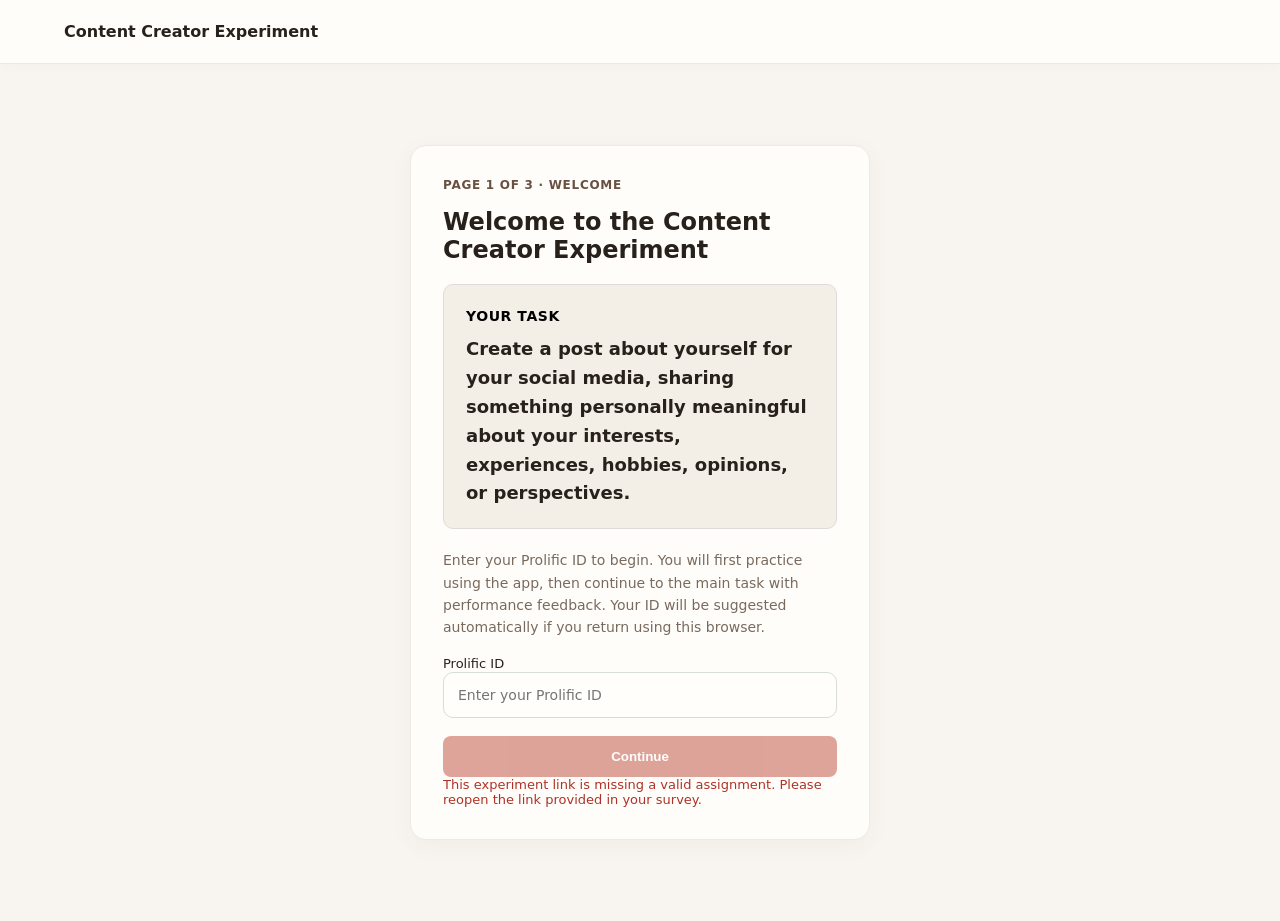
<file: index.html>
<!doctype html><html lang="en"><head><meta charset="UTF-8"><meta name="viewport" content="width=device-width,initial-scale=1"><title>Content Creator Experiment</title><link rel="stylesheet" href="app.css?v=20261112-practice-actions"></head><body><header>Content Creator Experiment</header><div id="gate" class="card gate"><div class="stage-step">PAGE 1 OF 3 · WELCOME</div><h1>Welcome to the Content Creator Experiment</h1><section class="task welcome-task"><b>YOUR TASK</b><div>Create a post about yourself for your social media, sharing something personally meaningful about your interests, experiences, hobbies, opinions, or perspectives.</div></section><p>Enter your Prolific ID to begin. You will first practice using the app, then continue to the main task with performance feedback. Your ID will be suggested automatically if you return using this browser.</p><label for="pid" class="label">Prolific ID</label><input id="pid" class="field" list="priorIds" placeholder="Enter your Prolific ID" autocomplete="off" maxlength="100"><datalist id="priorIds"></datalist><button id="start" class="btn">Continue</button><div id="gateError" class="error" role="alert"></div></div><main id="app" class="wrap hide"><section id="stageIntro" class="stage-intro" tabindex="-1"><div class="stage-step" id="stageStep"></div><h2 id="stageTitle"></h2><p id="stageInstructions"></p></section><div class="grid"><div class="left"><section class="task"><b>YOUR TASK</b><div>Create a post about yourself for your social media, sharing something personally meaningful about your interests, experiences, hobbies, opinions, or perspectives.</div></section><section class="card compose"><div class="guide recommendation" id="recommend"><b>AI RECOMMENDING</b><span id="recommendText">The algorithm recommends that your post contain <strong>at least 80 words</strong> to meet platform writing guidelines.</span></div><h2>Composer</h2><textarea class="field" id="body" placeholder="Write your post here..."></textarea><div class="sub" id="wordCount">0 words</div><div class="label">Hashtags</div><div class="guide restrict" id="restrict"><b>AI RESTRICTING</b><span id="restrictText">Your post must include <strong>at least 5 hashtags</strong> before it can be published.</span></div><input id="hashtagInput" class="field" placeholder="Enter #hashtags..."><div id="publishError" class="error hide" role="alert" aria-live="assertive" style="margin-top:12px;padding:12px;border:1px solid #e2b8b0;border-radius:8px;background:#fff1ed"></div><div class="chips" id="chosen"></div><div class="sub">Suggested hashtags — you can also use your own.</div><div class="chips" id="suggestions"></div><div class="actions"><button class="linkbtn" id="clear">↶ Clear draft</button><button class="btn" id="publish">➤ Publish post</button></div><div class="status" id="saveStatus" role="status"></div><div id="practiceNext" class="practice-next"><p id="practiceNextText">Publish a practice post to unlock the main task.</p><button id="continueMain" class="btn">Continue to the main task</button></div><div id="localSaveError" class="error hide" role="status"></div></section><section class="posts"><h3>◔ Published Posts</h3><div id="feed"></div></section></div><aside class="right"><div class="guide monitor"><b>◉ AI MONITORING</b><span class="pill"><span class="dot" aria-hidden="true"></span>Live Tracking of your content creation process</span><p class="monitor-explanation">The <strong>platform algorithm</strong> is monitoring your post as you write to ensure that it follows platform posting requirements.</p><div class="monitor-requirements"><div><strong>Writing requirement:</strong> <span id="monitorWordCount">0/80 words</span></div><div><strong>Hashtag requirement:</strong> <span id="monitorHashtagCount">0/5 hashtags</span></div></div></div><h2 class="side-title hide" id="feedbackTitle"><span class="spark">✧</span><span id="aiPanelTitle">Algorithmic Feedback</span></h2><div id="aiGuidance"></div><div id="aiFeedback" class="hide" aria-live="polite"></div></aside></div></main><dialog id="wordRecommendationDialog" aria-labelledby="wordRecommendationMessage"><p id="wordRecommendationMessage">Your post is currently under 80 words. The platform recommends posts of at least 80 words. Would you like to continue editing before publishing?</p><form method="dialog" class="actions"><button class="btn" style="background:#5f6368;color:#fff" value="edit" autofocus>Continue Editing</button><button class="btn" value="publish">Publish Anyway</button></form></dialog><dialog id="hashtagDialog" aria-labelledby="hashtagDialogTitle" aria-describedby="hashtagDialogMessage"><h2 id="hashtagDialogTitle">Your post was not published</h2><p id="hashtagDialogMessage"></p><form method="dialog"><button class="btn" autofocus>Add hashtags</button></form></dialog><script src="config.js"></script><script src="valence.js?v=20261120-qualtrics"></script><script src="scoring.js"></script><script src="app.js?v=20261120-neutral-intro"></script></body></html>
</file>
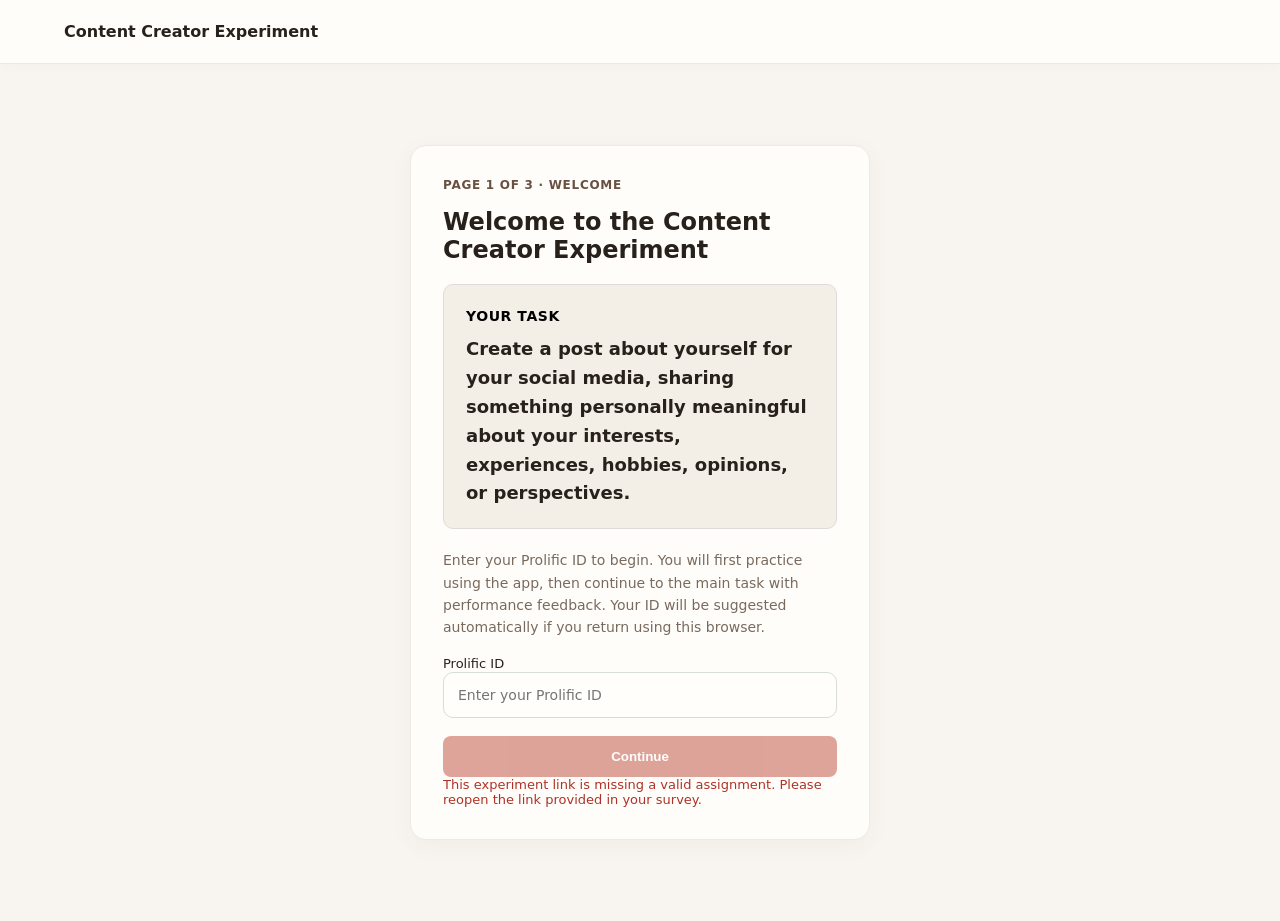
<file: hh/index.html>
<!doctype html><html lang="en"><head><meta charset="UTF-8"><meta name="viewport" content="width=device-width,initial-scale=1"><title>Content Creator Experiment</title><link rel="stylesheet" href="../app.css?v=20261112-practice-actions"></head><body><header>Content Creator Experiment</header><div id="gate" class="card gate"><div class="stage-step">PAGE 1 OF 3 · WELCOME</div><h1>Welcome to the Content Creator Experiment</h1><section class="task welcome-task"><b>YOUR TASK</b><div>Create a post about yourself for your social media, sharing something personally meaningful about your interests, experiences, hobbies, opinions, or perspectives.</div></section><p>Enter your Prolific ID to begin. You will first practice using the app, then continue to the main task with performance feedback. Your ID will be suggested automatically if you return using this browser.</p><label for="pid" class="label">Prolific ID</label><input id="pid" class="field" list="priorIds" placeholder="Enter your Prolific ID" autocomplete="off" maxlength="100"><datalist id="priorIds"></datalist><button id="start" class="btn">Continue</button><div id="gateError" class="error" role="alert"></div></div><main id="app" class="wrap hide"><section id="stageIntro" class="stage-intro" tabindex="-1"><div class="stage-step" id="stageStep"></div><h2 id="stageTitle"></h2><p id="stageInstructions"></p></section><div class="grid"><div class="left"><section class="task"><b>YOUR TASK</b><div>Create a post about yourself for your social media, sharing something personally meaningful about your interests, experiences, hobbies, opinions, or perspectives.</div></section><section class="card compose"><div class="guide recommendation" id="recommend"><b>AI RECOMMENDING</b><span id="recommendText">The algorithm recommends that your post contain <strong>at least 80 words</strong> to meet platform writing guidelines.</span></div><h2>Composer</h2><textarea class="field" id="body" placeholder="Write your post here..."></textarea><div class="sub" id="wordCount">0 words</div><div class="label">Hashtags</div><div class="guide restrict" id="restrict"><b>AI RESTRICTING</b><span id="restrictText">Your post must include <strong>at least 5 hashtags</strong> before it can be published.</span></div><input id="hashtagInput" class="field" placeholder="Enter #hashtags..."><div id="publishError" class="error hide" role="alert" aria-live="assertive" style="margin-top:12px;padding:12px;border:1px solid #e2b8b0;border-radius:8px;background:#fff1ed"></div><div class="chips" id="chosen"></div><div class="sub">Suggested hashtags — you can also use your own.</div><div class="chips" id="suggestions"></div><div class="actions"><button class="linkbtn" id="clear">↶ Clear draft</button><button class="btn" id="publish">➤ Publish post</button></div><div class="status" id="saveStatus" role="status"></div><div id="practiceNext" class="practice-next"><p id="practiceNextText">Publish a practice post to unlock the main task.</p><button id="continueMain" class="btn">Continue to the main task</button></div><div id="localSaveError" class="error hide" role="status"></div></section><section class="posts"><h3>◔ Published Posts</h3><div id="feed"></div></section></div><aside class="right"><div class="guide monitor"><b>◉ AI MONITORING</b><span class="pill"><span class="dot" aria-hidden="true"></span>Live Tracking of your content creation process</span><p class="monitor-explanation">The <strong>platform algorithm</strong> is monitoring your post as you write to ensure that it follows platform posting requirements.</p><div class="monitor-requirements"><div><strong>Writing requirement:</strong> <span id="monitorWordCount">0/80 words</span></div><div><strong>Hashtag requirement:</strong> <span id="monitorHashtagCount">0/5 hashtags</span></div></div></div><h2 class="side-title hide" id="feedbackTitle"><span class="spark">✧</span><span id="aiPanelTitle">Algorithmic Feedback</span></h2><div id="aiGuidance"></div><div id="aiFeedback" class="hide" aria-live="polite"></div></aside></div></main><dialog id="wordRecommendationDialog" aria-labelledby="wordRecommendationMessage"><p id="wordRecommendationMessage">Your post is currently under 80 words. The platform recommends posts of at least 80 words. Would you like to continue editing before publishing?</p><form method="dialog" class="actions"><button class="btn" style="background:#5f6368;color:#fff" value="edit" autofocus>Continue Editing</button><button class="btn" value="publish">Publish Anyway</button></form></dialog><dialog id="hashtagDialog" aria-labelledby="hashtagDialogTitle" aria-describedby="hashtagDialogMessage"><h2 id="hashtagDialogTitle">Your post was not published</h2><p id="hashtagDialogMessage"></p><form method="dialog"><button class="btn" autofocus>Add hashtags</button></form></dialog><script src="config.js"></script><script src="../valence.js?v=20261120-qualtrics"></script><script src="../scoring.js"></script><script src="../app.js?v=20261120-neutral-intro"></script></body></html>
</file>
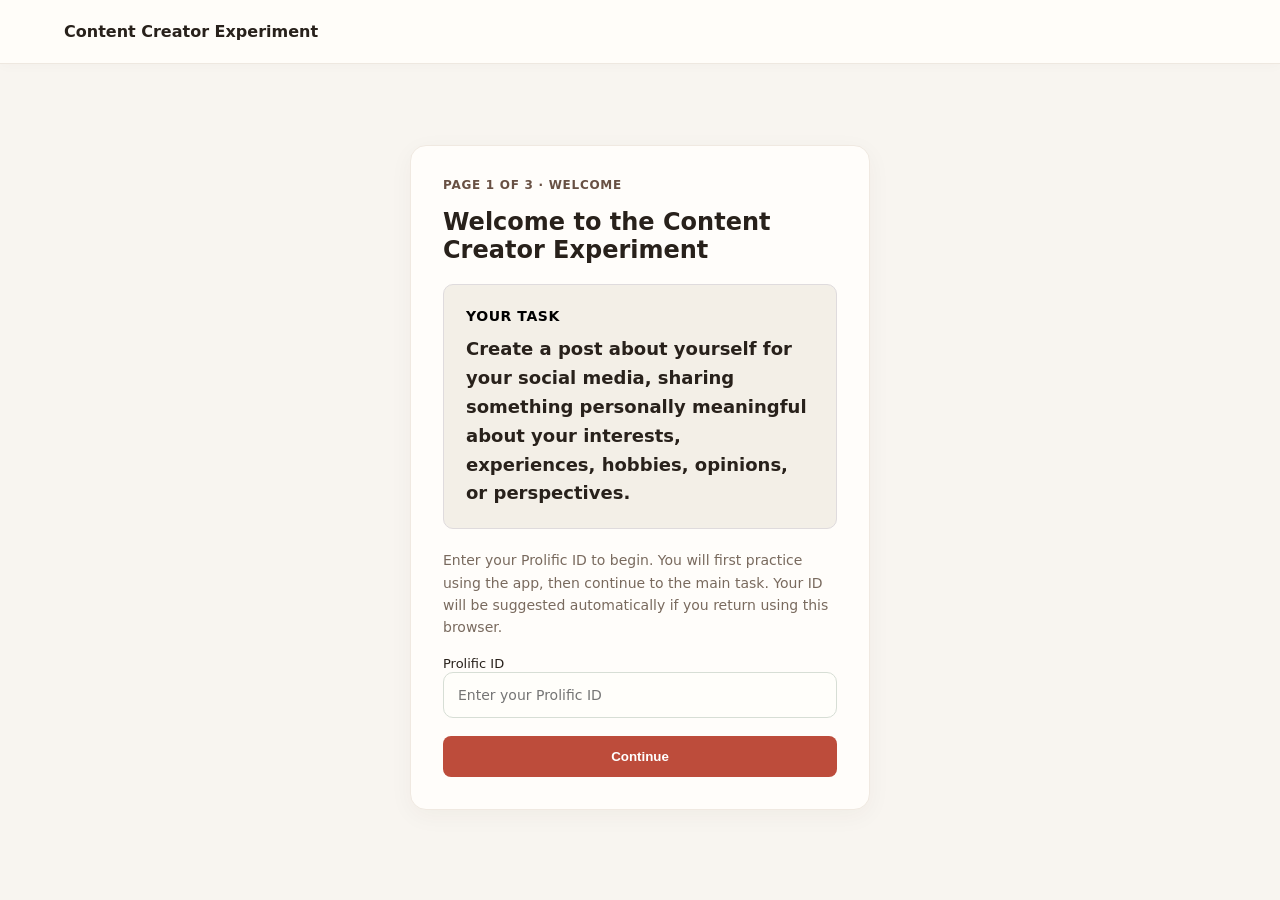
<file: hl/index.html>
<!doctype html><html lang="en"><head><meta charset="UTF-8"><meta name="viewport" content="width=device-width,initial-scale=1"><title>Content Creator Experiment</title><link rel="stylesheet" href="../app.css?v=20261112-practice-actions"></head><body><header>Content Creator Experiment</header><div id="gate" class="card gate"><div class="stage-step">PAGE 1 OF 3 · WELCOME</div><h1>Welcome to the Content Creator Experiment</h1><section class="task welcome-task"><b>YOUR TASK</b><div>Create a post about yourself for your social media, sharing something personally meaningful about your interests, experiences, hobbies, opinions, or perspectives.</div></section><p>Enter your Prolific ID to begin. You will first practice using the app, then continue to the main task. Your ID will be suggested automatically if you return using this browser.</p><label for="pid" class="label">Prolific ID</label><input id="pid" class="field" list="priorIds" placeholder="Enter your Prolific ID" autocomplete="off" maxlength="100"><datalist id="priorIds"></datalist><button id="start" class="btn">Continue</button><div id="gateError" class="error"></div></div><main id="app" class="wrap hide"><section id="stageIntro" class="stage-intro" tabindex="-1"><div class="stage-step" id="stageStep"></div><h2 id="stageTitle"></h2><p id="stageInstructions"></p></section><div class="grid"><div class="left"><section class="task"><b>YOUR TASK</b><div>Create a post about yourself for your social media, sharing something personally meaningful about your interests, experiences, hobbies, opinions, or perspectives.</div></section><section class="card compose"><div class="guide recommendation" id="recommend"><b>AI RECOMMENDING</b><span id="recommendText">The algorithm recommends that your post contain <strong>at least 80 words</strong> to meet platform writing guidelines.</span></div><h2>Composer</h2><textarea class="field" id="body" placeholder="Write your post here..."></textarea><div class="sub" id="wordCount">0 words</div><div class="label">Hashtags</div><div class="guide restrict" id="restrict"><b>AI RESTRICTING</b><span id="restrictText">Your post must include <strong>at least 5 hashtags</strong> before it can be published.</span></div><input id="hashtagInput" class="field" placeholder="Enter #hashtags..."><div id="publishError" class="error hide" role="alert" aria-live="assertive" style="margin-top:12px;padding:12px;border:1px solid #e2b8b0;border-radius:8px;background:#fff1ed"></div><div class="chips" id="chosen"></div><div class="sub">Suggested hashtags — you can also use your own.</div><div class="chips" id="suggestions"></div><div class="actions"><button class="linkbtn" id="clear">↶ Clear draft</button><button class="btn" id="publish">➤ Publish post</button></div><div class="status" id="saveStatus" role="status"></div><div id="practiceNext" class="practice-next"><p id="practiceNextText">Publish a practice post to unlock the main task.</p><button id="continueMain" class="btn">Continue to the main task</button></div><div id="localSaveError" class="error hide" role="status"></div></section><section class="posts"><h3>◔ Published Posts</h3><div id="feed"></div></section></div><aside class="right"><div class="guide monitor"><b>◉ AI MONITORING</b><span class="pill"><span class="dot" aria-hidden="true"></span>Live Tracking of your content creation process</span><p class="monitor-explanation">The <strong>platform algorithm</strong> is monitoring your post as you write to ensure that it follows platform posting requirements.</p><div class="monitor-requirements"><div><strong>Writing requirement:</strong> <span id="monitorWordCount">0/80 words</span></div><div><strong>Hashtag requirement:</strong> <span id="monitorHashtagCount">0/5 hashtags</span></div></div></div><h2 class="side-title hide" id="feedbackTitle"><span class="spark">✧</span><span id="aiPanelTitle">Algorithmic Feedback</span></h2><div id="aiGuidance"></div><div id="aiFeedback" class="hide" aria-live="polite"></div></aside></div></main><dialog id="wordRecommendationDialog" aria-labelledby="wordRecommendationMessage"><p id="wordRecommendationMessage">Your post is currently under 80 words. The platform recommends posts of at least 80 words. Would you like to continue editing before publishing?</p><form method="dialog" class="actions"><button class="btn" style="background:#5f6368;color:#fff" value="edit" autofocus>Continue Editing</button><button class="btn" value="publish">Publish Anyway</button></form></dialog><dialog id="hashtagDialog" aria-labelledby="hashtagDialogTitle" aria-describedby="hashtagDialogMessage"><h2 id="hashtagDialogTitle">Your post was not published</h2><p id="hashtagDialogMessage"></p><form method="dialog"><button class="btn" autofocus>Add hashtags</button></form></dialog><script src="config.js"></script><script src="../scoring.js"></script><script src="../app.js?v=20261120-neutral-intro"></script></body></html>
</file>
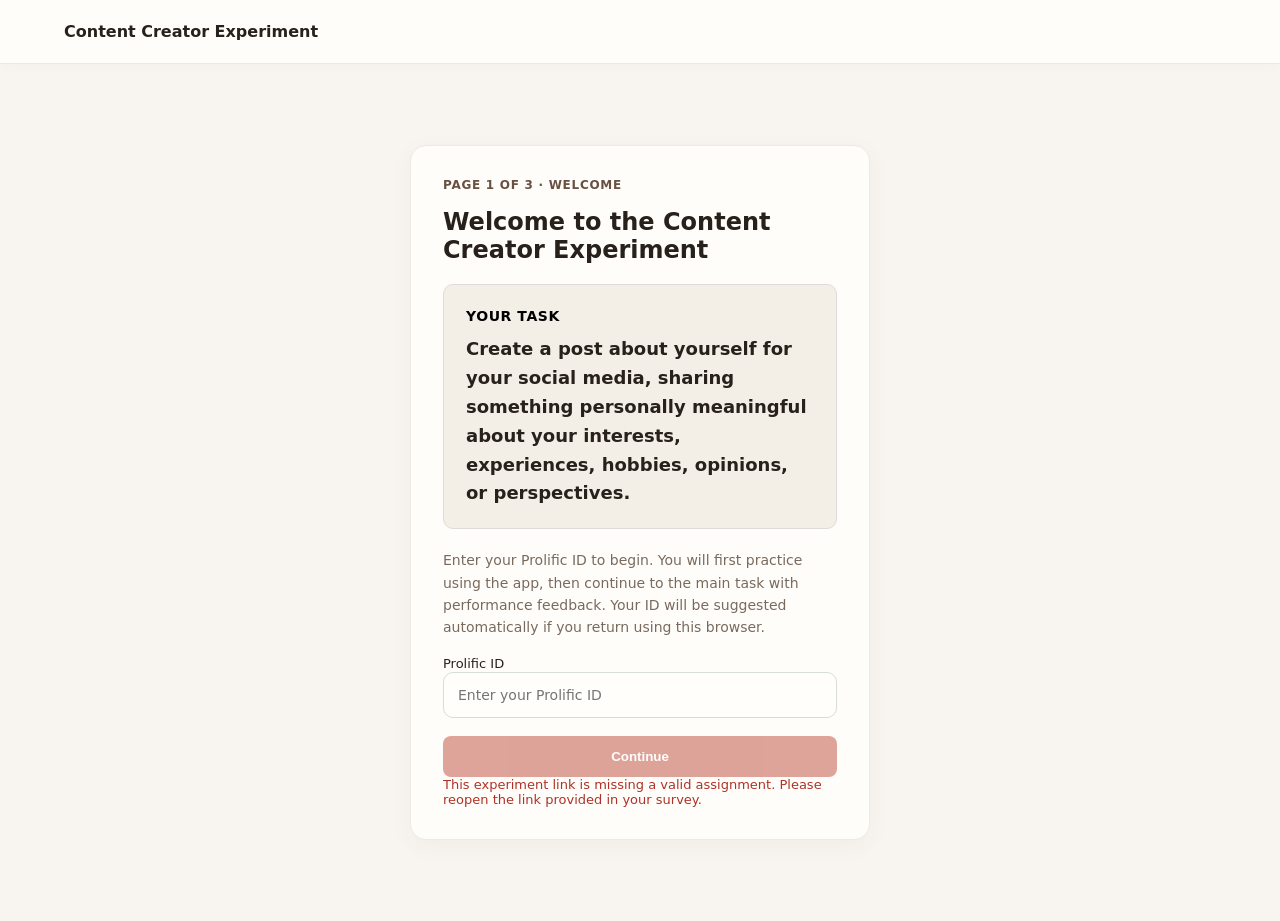
<file: lh/index.html>
<!doctype html><html lang="en"><head><meta charset="UTF-8"><meta name="viewport" content="width=device-width,initial-scale=1"><title>Content Creator Experiment</title><link rel="stylesheet" href="../app.css?v=20261112-practice-actions"><link rel="stylesheet" href="lh.css"></head><body><header>Content Creator Experiment</header><div id="gate" class="card gate"><div class="stage-step">PAGE 1 OF 3 · WELCOME</div><h1>Welcome to the Content Creator Experiment</h1><section class="task welcome-task"><b>YOUR TASK</b><div>Create a post about yourself for your social media, sharing something personally meaningful about your interests, experiences, hobbies, opinions, or perspectives.</div></section><p>Enter your Prolific ID to begin. You will first practice using the app, then continue to the main task with performance feedback. Your ID will be suggested automatically if you return using this browser.</p><label for="pid" class="label">Prolific ID</label><input id="pid" class="field" list="priorIds" placeholder="Enter your Prolific ID" autocomplete="off" maxlength="100"><datalist id="priorIds"></datalist><button id="start" class="btn">Continue</button><div id="gateError" class="error" role="alert"></div></div><main id="app" class="wrap hide"><section id="stageIntro" class="stage-intro" tabindex="-1"><div class="stage-step" id="stageStep"></div><h2 id="stageTitle"></h2><p id="stageInstructions"></p></section><div class="grid"><div class="left"><section class="task"><b>YOUR TASK</b><div>Create a post about yourself for your social media, sharing something personally meaningful about your interests, experiences, hobbies, opinions, or perspectives.</div></section><section class="card compose"><h2>Composer</h2><textarea class="field" id="body" placeholder="Write your post here..."></textarea><div class="label">Hashtags (optional)</div><input id="hashtagInput" class="field" placeholder="Add #hashtags (optional)..."><div class="chips" id="chosen"></div><div class="sub">Suggested hashtags — optional; you can also use your own.</div><div class="chips" id="suggestions"></div><div class="actions"><button class="linkbtn" id="clear">↶ Clear draft</button><button class="btn" id="publish">➤ Publish post</button></div><div class="status" id="saveStatus" role="status"></div><div id="practiceNext" class="practice-next"><p id="practiceNextText">Publish a practice post to unlock the main task.</p><button id="continueMain" class="btn">Continue to the main task</button></div><div id="localSaveError" class="error hide" role="status"></div></section><section class="posts"><h3>◔ Published Posts</h3><div id="feed"></div></section></div><aside class="right"><h2 class="side-title hide" id="feedbackTitle"><span class="spark">✧</span><span id="aiPanelTitle">Algorithmic Feedback</span></h2><div id="aiGuidance"></div><div id="aiFeedback" class="hide" aria-live="polite"></div></aside></div></main><script src="config.js"></script><script src="../valence.js?v=20261120-qualtrics"></script><script src="../scoring.js"></script><script src="app.js?v=20261120-neutral-intro"></script></body></html>
</file>
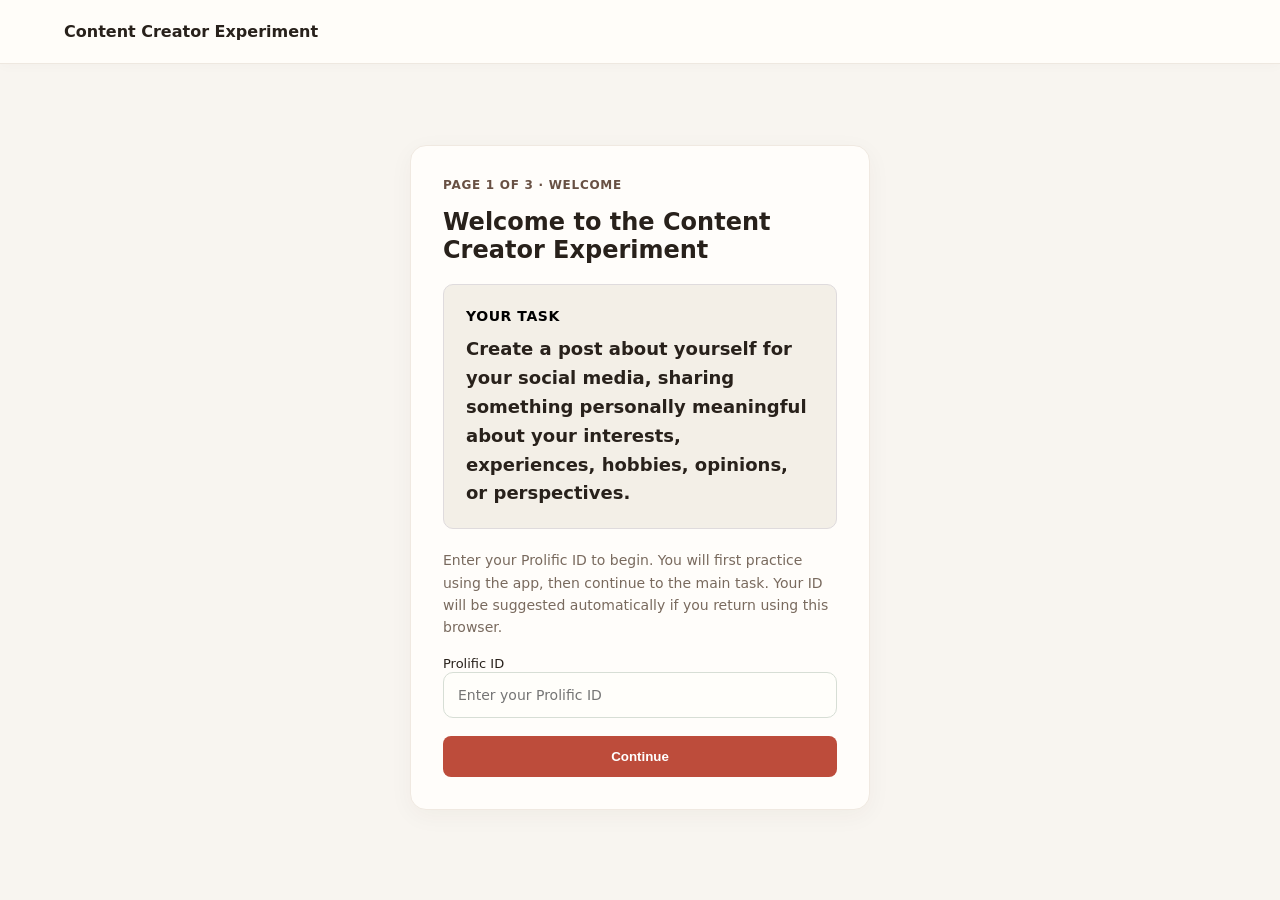
<file: ll/index.html>
<!doctype html><html lang="en"><head><meta charset="UTF-8"><meta name="viewport" content="width=device-width,initial-scale=1"><title>Content Creator Experiment</title><link rel="stylesheet" href="../app.css?v=20261112-practice-actions"><link rel="stylesheet" href="ll.css"></head><body><header>Content Creator Experiment</header><div id="gate" class="card gate"><div class="stage-step">PAGE 1 OF 3 · WELCOME</div><h1>Welcome to the Content Creator Experiment</h1><section class="task welcome-task"><b>YOUR TASK</b><div>Create a post about yourself for your social media, sharing something personally meaningful about your interests, experiences, hobbies, opinions, or perspectives.</div></section><p>Enter your Prolific ID to begin. You will first practice using the app, then continue to the main task. Your ID will be suggested automatically if you return using this browser.</p><label for="pid" class="label">Prolific ID</label><input id="pid" class="field" list="priorIds" placeholder="Enter your Prolific ID" autocomplete="off" maxlength="100"><datalist id="priorIds"></datalist><button id="start" class="btn">Continue</button><div id="gateError" class="error"></div></div><main id="app" class="wrap hide"><section id="stageIntro" class="stage-intro" tabindex="-1"><div class="stage-step" id="stageStep"></div><h2 id="stageTitle"></h2><p id="stageInstructions"></p></section><div class="grid"><div class="left"><section class="task"><b>YOUR TASK</b><div>Create a post about yourself for your social media, sharing something personally meaningful about your interests, experiences, hobbies, opinions, or perspectives.</div></section><section class="card compose"><h2>Composer</h2><textarea class="field" id="body" placeholder="Write your post here..."></textarea><div class="label">Hashtags (optional)</div><input id="hashtagInput" class="field" placeholder="Add #hashtags (optional)..."><div class="chips" id="chosen"></div><div class="sub">Suggested hashtags — optional; you can also use your own.</div><div class="chips" id="suggestions"></div><div class="actions"><button class="linkbtn" id="clear">↶ Clear draft</button><button class="btn" id="publish">➤ Publish post</button></div><div class="status" id="saveStatus" role="status"></div><div id="practiceNext" class="practice-next"><p id="practiceNextText">Publish a practice post to unlock the main task.</p><button id="continueMain" class="btn">Continue to the main task</button></div><div id="localSaveError" class="error hide" role="status"></div></section><section class="posts"><h3>◔ Published Posts</h3><div id="feed"></div></section></div></div></main><script src="config.js"></script><script src="../scoring.js"></script><script src="app.js?v=20261120-neutral-intro"></script></body></html>
</file>
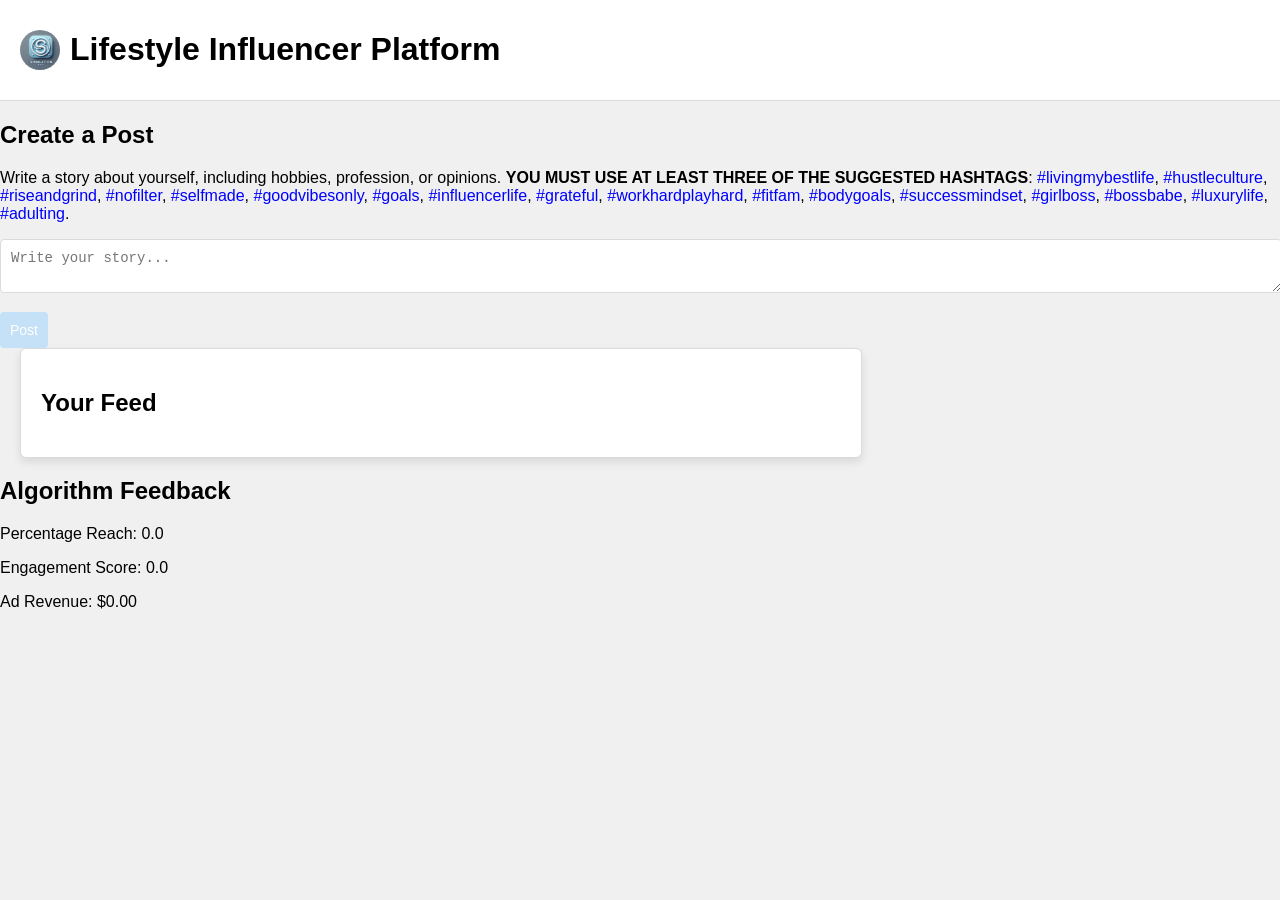
<file: index_high.html>
<!DOCTYPE html>
<html lang="en">
<head>
    <meta charset="UTF-8">
    <meta name="viewport" content="width=device-width, initial-scale=1.0">
    <title>Lifestyle Influencer Simulation</title>
    <link rel="stylesheet" href="styles_high.css">
</head>
<body>
    <header>
        <img src="generic-logo.png" alt="Generic Logo" class="generic-logo">
        <h1>Lifestyle Influencer Platform</h1>
    </header>

    <!-- Create Post Section -->
    <section id="create-post" class="post-form">
        <h2>Create a Post</h2>
        <p>
            Write a story about yourself, including hobbies, profession, or opinions. 
            <strong>YOU <span style="font-weight: bold;">MUST USE AT LEAST THREE OF THE SUGGESTED HASHTAGS</span></strong>: 
            <span style="color: blue;">#livingmybestlife</span>, 
            <span style="color: blue;">#hustleculture</span>, 
            <span style="color: blue;">#riseandgrind</span>, 
            <span style="color: blue;">#nofilter</span>, 
            <span style="color: blue;">#selfmade</span>, 
            <span style="color: blue;">#goodvibesonly</span>, 
            <span style="color: blue;">#goals</span>, 
            <span style="color: blue;">#influencerlife</span>, 
            <span style="color: blue;">#grateful</span>, 
            <span style="color: blue;">#workhardplayhard</span>, 
            <span style="color: blue;">#fitfam</span>, 
            <span style="color: blue;">#bodygoals</span>, 
            <span style="color: blue;">#successmindset</span>, 
            <span style="color: blue;">#girlboss</span>, 
            <span style="color: blue;">#bossbabe</span>, 
            <span style="color: blue;">#luxurylife</span>, 
            <span style="color: blue;">#adulting</span>.
        </p>        

        <textarea id="post-content" placeholder="Write your story..."></textarea>
        <button id="submit-post" disabled>Post</button>
    </section>

    <!-- Feed Section -->
    <section id="feed" class="feed">
        <h2>Your Feed</h2>
        <div id="post-feed"></div>
    </section>

    <!-- Feedback Section -->
    <section id="feedback" class="feedback-section">
        <h2>Algorithm Feedback</h2>
        <p>Percentage Reach: <span id="feedback-message">0.0</span></p>
        <p>Engagement Score: <span id="engagement-score">0.0</span></p>
        <p>Ad Revenue: <span id="reward-message">$0.00</span></p>
    </section>

    <!-- Revision Section -->
    <section id="revision-section" class="hidden">
        <h2>Revise Your Post</h2>
        <p>
            This is your chance to revise your story to align with trending topics. 
            <strong>USE AT LEAST THREE SUGGESTED HASHTAGS</strong> to make it more engaging! 
            <span style="color: blue;">#livingmybestlife</span>, 
            <span style="color: blue;">#hustleculture</span>, 
            <span style="color: blue;">#riseandgrind</span>, 
            <span style="color: blue;">#nofilter</span>, 
            <span style="color: blue;">#selfmade</span>, 
            <span style="color: blue;">#goodvibesonly</span>, 
            <span style="color: blue;">#goals</span>, 
            <span style="color: blue;">#influencerlife</span>, 
            <span style="color: blue;">#grateful</span>, 
            <span style="color: blue;">#workhardplayhard</span>, 
            <span style="color: blue;">#fitfam</span>, 
            <span style="color: blue;">#bodygoals</span>, 
            <span style="color: blue;">#successmindset</span>, 
            <span style="color: blue;">#girlboss</span>, 
            <span style="color: blue;">#bossbabe</span>, 
            <span style="color: blue;">#luxurylife</span>, 
            <span style="color: blue;">#adulting</span>.
        </p>        
        <textarea id="revision-content" placeholder="Revise your story..."></textarea>
        <button id="submit-revision" disabled>Submit Revision</button>
    </section>

    <!-- Post and Revised Posts Display Section -->
<section id="post-pairs" class="hidden">
    <h2>Post-Revised Pairs</h2>
    <div id="post-pairs-container"></div>
</section>

<button id="download-data-btn">Download Post Data</button>

    <script src="script_high.js"></script>
</body>
</html>
</file>
<file: app.css>
:root{font-family:Inter,system-ui,-apple-system,Segoe UI,sans-serif;color:#28211b;background:#f8f5f0}*{box-sizing:border-box}body{margin:0}header{background:#fffdf9;border-bottom:1px solid #eee8e0;padding:22px max(24px,5vw);font-weight:700}.wrap{max-width:1280px;margin:36px auto;padding:0 24px}.grid{display:grid;grid-template-columns:minmax(0,1.85fr) minmax(280px,.95fr);gap:24px}.card{background:#fffdfa;border-radius:16px;padding:24px;border:1px solid #f0e9e1}.profile{margin-bottom:20px}.identity{display:flex;align-items:center;gap:13px}.avatar{display:grid;place-items:center;background:#c34e3e;color:white;font-size:14px;font-weight:700;width:39px;height:39px;border-radius:50%}.edit{border:0;background:none;color:#7d695f;cursor:pointer;font-size:13px;padding:4px}.name{font-weight:700}.bio{color:#9b6555;margin:8px 0 0 2px;font-size:13px}.task{border:1px solid #f0ddd6;background:#f5e9e3;border-radius:10px;padding:16px 20px;margin-bottom:24px;font-size:13px;line-height:1.5}.task b,.tag{color:#c84c3a;font-size:12px;letter-spacing:.025em}.compose h2{font-size:17px;margin:0 0 19px}.field{width:100%;border:1px solid #d7ded5;border-radius:10px;background:#fffefa;font:inherit;font-size:14px;padding:14px;outline-color:#bf6755}textarea.field{height:175px;resize:vertical}.label{font-size:13px;margin:22px 0 8px}.sub{color:#9b816c;font-size:12px;margin:5px 0 0}.chips{display:flex;flex-wrap:wrap;gap:6px;margin-top:9px}.chip{font-size:12px;border:0;border-radius:6px;padding:7px 9px;background:#f3eee5;color:#76534a;cursor:pointer}.chip.active{background:#dfeade;color:#276b3a}.actions{display:flex;justify-content:space-between;align-items:center;margin-top:30px}.btn{border:0;background:#bd4c3b;color:white;padding:13px 20px;border-radius:8px;font-weight:700;cursor:pointer}.btn:disabled{opacity:.5;cursor:not-allowed}.linkbtn{background:transparent;border:0;color:#9f8274;cursor:pointer}.side-title{font-weight:700;font-size:16px;margin:0 0 16px;display:flex;align-items:center;gap:10px}.spark{display:inline-grid;place-items:center;border-radius:8px;background:#607e63;color:white;width:28px;height:28px}.guide{border-radius:15px;border:1px solid #dfdbdd;background:#fbf0e9;padding:15px;margin-bottom:12px;font-size:14px;line-height:1.45}.guide b{display:block;font-size:12px;color:#bd4839;margin-bottom:5px;letter-spacing:.035em}.guide.restrict{background:#f8e9e2}.guide.monitor{background:#f3efe7}.guide.monitor b{color:#685043}.guide.success{background:#eaf5e9;border-color:#badaba}.guide.success b{color:#297443}.dot{height:10px;width:10px;display:inline-block;border-radius:50%;background:#ca6250;box-shadow:0 0 0 4px #f6e6e0;margin-right:9px;animation:pulse 1.7s ease-in-out infinite}@keyframes pulse{50%{opacity:.45}}.pill{display:inline-block;background:white;padding:7px 11px;border-radius:6px;font-size:12px;font-weight:600}.posts{margin-top:26px}.posts h3{font-size:17px}.post{background:#fffdfa;border:1px solid #ece6dd;border-radius:14px;padding:20px;margin:12px 0}.post small{color:#a48773}.post p{white-space:pre-wrap;line-height:1.55;font-size:14px}.posttags{color:#c34e3e;font-size:13px}.outcome{margin-top:17px;padding:16px;border-radius:12px;background:#fff8f3;border:1px solid #e8d9cd}.outcome h4{margin:0 0 8px}.post-feedback .strong{font-weight:700}.outcome section{margin-top:15px;font-size:13px;line-height:1.6}.outcome section b{display:block}.gate{max-width:460px;margin:9vh auto;padding:32px}.gate h1{font-size:24px}.gate p{color:#796a5e;font-size:14px;line-height:1.6}.gate .btn{width:100%;margin-top:18px}.hide{display:none!important}.notice{font-size:12px;color:#805a47;margin:12px 0}.error{color:#ad3227;font-size:13px}.status{font-size:12px;color:#82685b;margin-top:12px}@media(max-width:760px){.grid{display:flex;flex-direction:column;gap:16px}.left{display:contents}.profile{order:0;margin:0}.task{order:1;margin:0}.right{order:2}.compose{order:3}.posts{order:4}.wrap{margin:18px auto;padding:0 14px}.card{padding:19px}.gate{margin:4vh 14px}header{padding:18px 20px}.guide{padding:13px}}

/* Presentation only: consistent, brief motion across experimental conditions. */
:root{--focus-ring:#8e493a;--soft-shadow:0 6px 24px rgba(69,48,32,.045)}
header{box-shadow:0 2px 12px rgba(69,48,32,.025)}
.card,.post{box-shadow:var(--soft-shadow)}
.guide{box-shadow:0 3px 12px rgba(69,48,32,.035);transition:background-color 180ms ease,border-color 180ms ease}
.field{transition:border-color 160ms ease,box-shadow 160ms ease}
.field:focus{border-color:#bf6755;box-shadow:0 0 0 3px rgba(191,103,85,.12)}
.btn,.chip,.edit,.linkbtn{transition:transform 140ms ease,box-shadow 140ms ease,background-color 140ms ease}
button:focus-visible,.field:focus-visible{outline:2px solid var(--focus-ring);outline-offset:3px}
.btn:active:not(:disabled),.chip:active{transform:translateY(1px)}
.btn:disabled{transform:none}
.post p{overflow-wrap:anywhere}.posttags,.guide{overflow-wrap:anywhere}
#aiGuidance:not(.hide),.post-enter{animation:content-enter 180ms ease-out both}
@keyframes content-enter{from{opacity:0;transform:translateY(4px)}to{opacity:1;transform:translateY(0)}}
@media(hover:hover){.btn:hover:not(:disabled){box-shadow:0 4px 12px rgba(110,48,35,.16);transform:translateY(-1px)}.chip:hover{box-shadow:0 2px 6px rgba(69,48,32,.1);transform:translateY(-1px)}.edit:hover,.linkbtn:hover{background-color:rgba(125,105,95,.07);border-radius:6px}}
@media(max-width:760px){.actions{gap:12px}.chip{min-height:36px}.side-title{margin-bottom:14px}.guide{margin-bottom:12px}}
@media(prefers-reduced-motion:reduce){*,*::before,*::after{animation:none!important;transition:none!important;scroll-behavior:auto!important}}

/* Compact feedback cards with paired benchmark and participant metrics. */
.post{container-type:inline-size}
.post-feedback{display:grid;gap:10px;margin-top:14px}
.post-feedback-title{margin:0;font-size:14px;font-weight:700;color:#504439}
.post .feedback-heading{font-size:12px}
.post .feedback-summary{white-space:normal;line-height:1.5;margin:6px 0 8px}
.feedback-card{background:#fbf0e9;border:1px solid #e8dcd4;border-radius:12px;padding:12px;min-width:0;font-size:14px;line-height:1.45}
.feedback-card:last-child{background:#f8e9e2}
.feedback-heading{margin:0;color:#806558;font-size:12px;font-weight:700;letter-spacing:.04em;line-height:1.45}
.feedback-marker{display:none}
.feedback-summary{font-size:14px;line-height:1.5;margin:7px 0 12px;overflow-wrap:anywhere}
.feedback-summary .strong{font-weight:700}
.feedback-metrics{display:grid;grid-template-columns:1fr 1fr;gap:0;margin:0;padding:8px 0 0;border-top:1px solid rgba(128,101,88,.14)}
.feedback-metrics>div{display:block;min-width:0;padding:0 12px 0 0;line-height:1.45}
.feedback-metrics>div+div{padding:0 0 0 12px;border-left:1px solid rgba(128,101,88,.14)}
.feedback-metrics dt{display:inline;font-size:14px;font-weight:400;line-height:1.45;color:#756457}
.feedback-metrics dd{display:inline;margin:0 0 0 .25em;white-space:nowrap;font-variant-numeric:tabular-nums;font-size:15px;font-weight:700;line-height:1.3;text-align:left}
.feedback-metrics .participant-score{font-weight:700}
@container(min-width:690px){
 .post-feedback{grid-template-columns:repeat(3,minmax(0,1fr));align-items:stretch}
 .post-feedback-title{grid-column:1 / -1}
 .feedback-card{display:flex;flex-direction:column}
 .feedback-metrics{grid-template-columns:1fr;margin-top:auto}
 .feedback-metrics>div{padding:0;gap:4px}
 .feedback-metrics>div+div{padding:8px 0 0;margin-top:8px;border-left:0;border-top:1px solid rgba(128,101,88,.14)}
}

#hashtagDialog{width:min(420px,calc(100% - 32px));max-height:calc(100dvh - 48px);overflow:auto;border:1px solid #e7d8cf;border-radius:16px;padding:28px;color:#30241d;background:#fffdfa;box-shadow:0 24px 80px rgba(48,36,29,.22)}
#hashtagDialog::backdrop{background:rgba(40,33,27,.45)}
#hashtagDialog h2{font-size:20px;line-height:1.35;margin:0 0 14px}
#hashtagDialog p{font-size:14px;line-height:1.65;margin:0 0 24px}
#hashtagDialog form{display:flex;justify-content:flex-end}
.recommendation{margin-bottom:12px}
@media(max-width:760px){.recommendation{margin-bottom:12px}}

/* Warm AI controls; neutral task panel; green for met requirements. */
#recommend,.guide.monitor{background:#fbf0e9;border-color:#dfdbdd}
#restrict{background:#f8e9e2;border-color:#dfdbdd}
#recommend>b,#restrict>b,.guide.monitor>b{color:#bd4839}
.task{background:#f3efe7;border-color:#dfdbdd}
.task>b{color:#000;font-weight:700}
#recommend.success,#restrict.success{background:#eaf5e9;border-color:#badaba}
#recommend.success>b,#restrict.success>b{color:#297443}
#aiFeedback{display:grid;gap:10px}
#aiFeedback .feedback-metrics{grid-template-columns:1fr}
#aiFeedback .feedback-metrics>div{padding:0}
#aiFeedback .feedback-metrics>div+div{padding:6px 0 0;margin-top:6px;border-left:0;border-top:1px solid rgba(128,101,88,.14)}
#aiFeedback:not(.hide){animation:content-enter 180ms ease-out both}

.guide.monitor{border:2px solid #cf8e80;padding:16px;margin-bottom:18px;box-shadow:0 3px 14px rgba(150,65,48,.08)}
.guide.monitor>b{font-size:13px;margin-bottom:10px}
.monitor .pill{display:flex;align-items:center;gap:12px;font-size:14px;font-weight:500;line-height:1.5;padding:10px 12px}
.monitor .dot{width:12px;height:12px;flex:0 0 12px;margin:0;background:#c83732;animation:monitor-beacon 1.5s ease-in-out infinite}
@keyframes monitor-beacon{0%,100%{opacity:1;box-shadow:0 0 0 3px rgba(200,55,50,.18)}50%{opacity:.5;box-shadow:0 0 0 9px rgba(200,55,50,0)}}
.revision-prompt{background:#f3efe7;border:1px solid #dfdbdd;border-radius:10px;padding:12px;font-size:14px;line-height:1.5;margin-bottom:12px}
.revision-prompt p{margin:6px 0 12px}

.task{font-size:18px;font-weight:700;line-height:1.6;padding:20px 22px}
.task>b{display:block;font-size:14px;letter-spacing:.04em;margin-bottom:8px}
.welcome-task{margin:20px 0}
@media(max-width:760px){.task{padding:17px}}
.stage-intro{border:1px solid #dfdbdd;border-radius:14px;background:#fffdfa;padding:20px;margin-bottom:24px}
.stage-step{font-size:12px;letter-spacing:.06em;font-weight:700;color:#685043}
.stage-intro h2{font-size:20px;margin:8px 0}
.stage-intro p{font-size:14px;line-height:1.6;margin:8px 0 14px}
.stage-intro .stage-task-reminder{font-size:18px;font-weight:700;line-height:1.6;color:#28211b}

.feedback-card.metrics-only .feedback-metrics{border-top:0;padding-top:8px}

.monitor-explanation{margin:12px 0;font-size:14px;line-height:1.5}
.monitor-requirements{display:grid;gap:8px;border-top:1px solid #e2d5cc;padding-top:12px;font-size:14px;line-height:1.5;font-variant-numeric:tabular-nums}
.monitor-requirements>div{overflow-wrap:anywhere}

.practice-next{display:flex;flex-wrap:wrap;align-items:center;justify-content:space-between;gap:14px;border-top:1px solid #e7ded5;padding-top:14px;margin-top:16px}
.practice-next p{flex:1 1 220px;margin:0;color:#685043;font-size:14px;line-height:1.5}
.practice-next .btn{min-height:44px}
@media(max-width:760px){.practice-next .btn{width:100%}}

/* Distinguish moving forward from repeating practice. */
#continueMain{background:#2d6a4f;color:#fff;border:1px solid #2d6a4f}
#continueMain:hover:not(:disabled){background:#24563f;box-shadow:0 4px 12px rgba(45,106,79,.18)}
#publish.practice-repeat{background:transparent;color:#765b4d;border:1px solid #bca89a;box-shadow:none}
#publish.practice-repeat:hover:not(:disabled){background:#f5efe9;box-shadow:none}
.practice-next.is-ready{background:#f1f7f3;border:1px solid #c4d8ca;border-radius:10px;padding:14px}
</file>
<file: lh/lh.css>
/* LH has no process-control panels; the right panel is used only for outcome feedback. */
</file>
<file: ll/ll.css>
/* LL has no process-control panels or performance-feedback column. */
.grid{display:block}
.left{display:block;max-width:900px;margin:0 auto}
@media(max-width:760px){.profile{margin-bottom:20px}.task{margin-bottom:24px}}
</file>
<file: styles_high.css>
/* General Styles */
body {
    font-family: -apple-system, BlinkMacSystemFont, "Segoe UI", Roboto, "Helvetica Neue", Arial, sans-serif;
    background-color: #f0f0f0;
    margin: 0;
    padding: 0;
}

/* Header Styles */
header {
    display: flex;
    align-items: center;
    padding: 10px 20px;
    background-color: #fff;
    border-bottom: 1px solid #dbdbdb;
    position: sticky;
    top: 0;
    z-index: 1000;
}

.generic-logo {
    height: 40px;
    width: 40px;
    background-color: #ddd;
    border-radius: 50%;
    margin-right: 10px;
}

/* Feed Section */
.feed {
    width: 100%;
    max-width: 800px;
    padding: 20px;
    background-color: #fff;
    border: 1px solid #dbdbdb;
    border-radius: 6px;
    box-shadow: 0px 4px 8px rgba(0, 0, 0, 0.1);
    margin-left: 20px;
}

/* Posts aligned to the left within the feed */
#post-feed {
    display: flex;
    flex-direction: column;
    gap: 16px;
    align-items: flex-start;
    width: 100%;
}

/* Post Styles */
.post {
    width: 100%;
    border-bottom: 1px solid #efefef;
    padding: 10px;
}

/* Image Styles for Uploaded Images */
.post img {
    max-width: 100%;
    max-height: 500px;
    height: auto;
    border-radius: 4px;
    margin-bottom: 10px;
    object-fit: cover;
}

/* Recommendation Section */
.recommendation {
    background-color: #e3f2fd;
    padding: 10px;
    border-radius: 4px;
    margin-bottom: 10px;
    font-size: 14px;
    color: #1565c0;
}

/* Reward Message Styling for Ad Revenue Feedback */
.reward-message {
    font-size: 14px;
    padding: 8px;
    border-radius: 4px;
    margin-top: 10px;
}

/* Success Message (Green) */
.success {
    color: #388e3c;
    background-color: #e8f5e9;
    font-weight: 500;
}

/* Error Message (Red) */
.error {
    color: #d32f2f;
    background-color: #ffebee;
    font-weight: 500;
}

/* Feedback Labels Styling */
#feedback-message,
#engagement-score,
#ad-revenue {
    font-weight: 500;
}

/* Bold styling for labels */
.feedback-label {
    font-weight: bold;
}

/* Info Restriction */
.info-restriction {
    font-size: 14px;
    color: #ff9800;
    background-color: #fff3e0;
    padding: 8px;
    border-radius: 4px;
    margin-bottom: 10px;
}

/* Text Area and Button Styles */
textarea {
    width: calc(100% - 20px);
    margin-bottom: 10px;
    padding: 10px;
    border: 1px solid #dbdbdb;
    border-radius: 4px;
    font-size: 14px;
}

textarea:focus {
    outline: none;
    border-color: #42a5f5;
}

button {
    background-color: #0095f6;
    color: white;
    border: none;
    border-radius: 4px;
    padding: 10px;
    font-size: 14px;
    cursor: pointer;
    margin-top: 5px;
}

button:disabled {
    background-color: #c4e1f7;
    cursor: not-allowed;
}

button:hover:not(:disabled) {
    background-color: #007bb5;
}

/* Feedback Message with Conditional Colors */
#feedback-message {
    font-size: 16px;
    font-weight: 500;
    margin-bottom: 10px;
}

/* Analytics Section */
#analytics-section {
    background-color: #f5f5f5;
    padding: 15px;
    border-radius: 6px;
    border: 1px solid #dbdbdb;
}

/* Comparison Result */
#comparison-result {
    color: #ff5722;
    margin-top: 10px;
}

/* Utility class to hide elements */
.hidden {
    display: none;
}

#download-data-btn {
    display: none; /* This keeps the button hidden */
}
</file>
